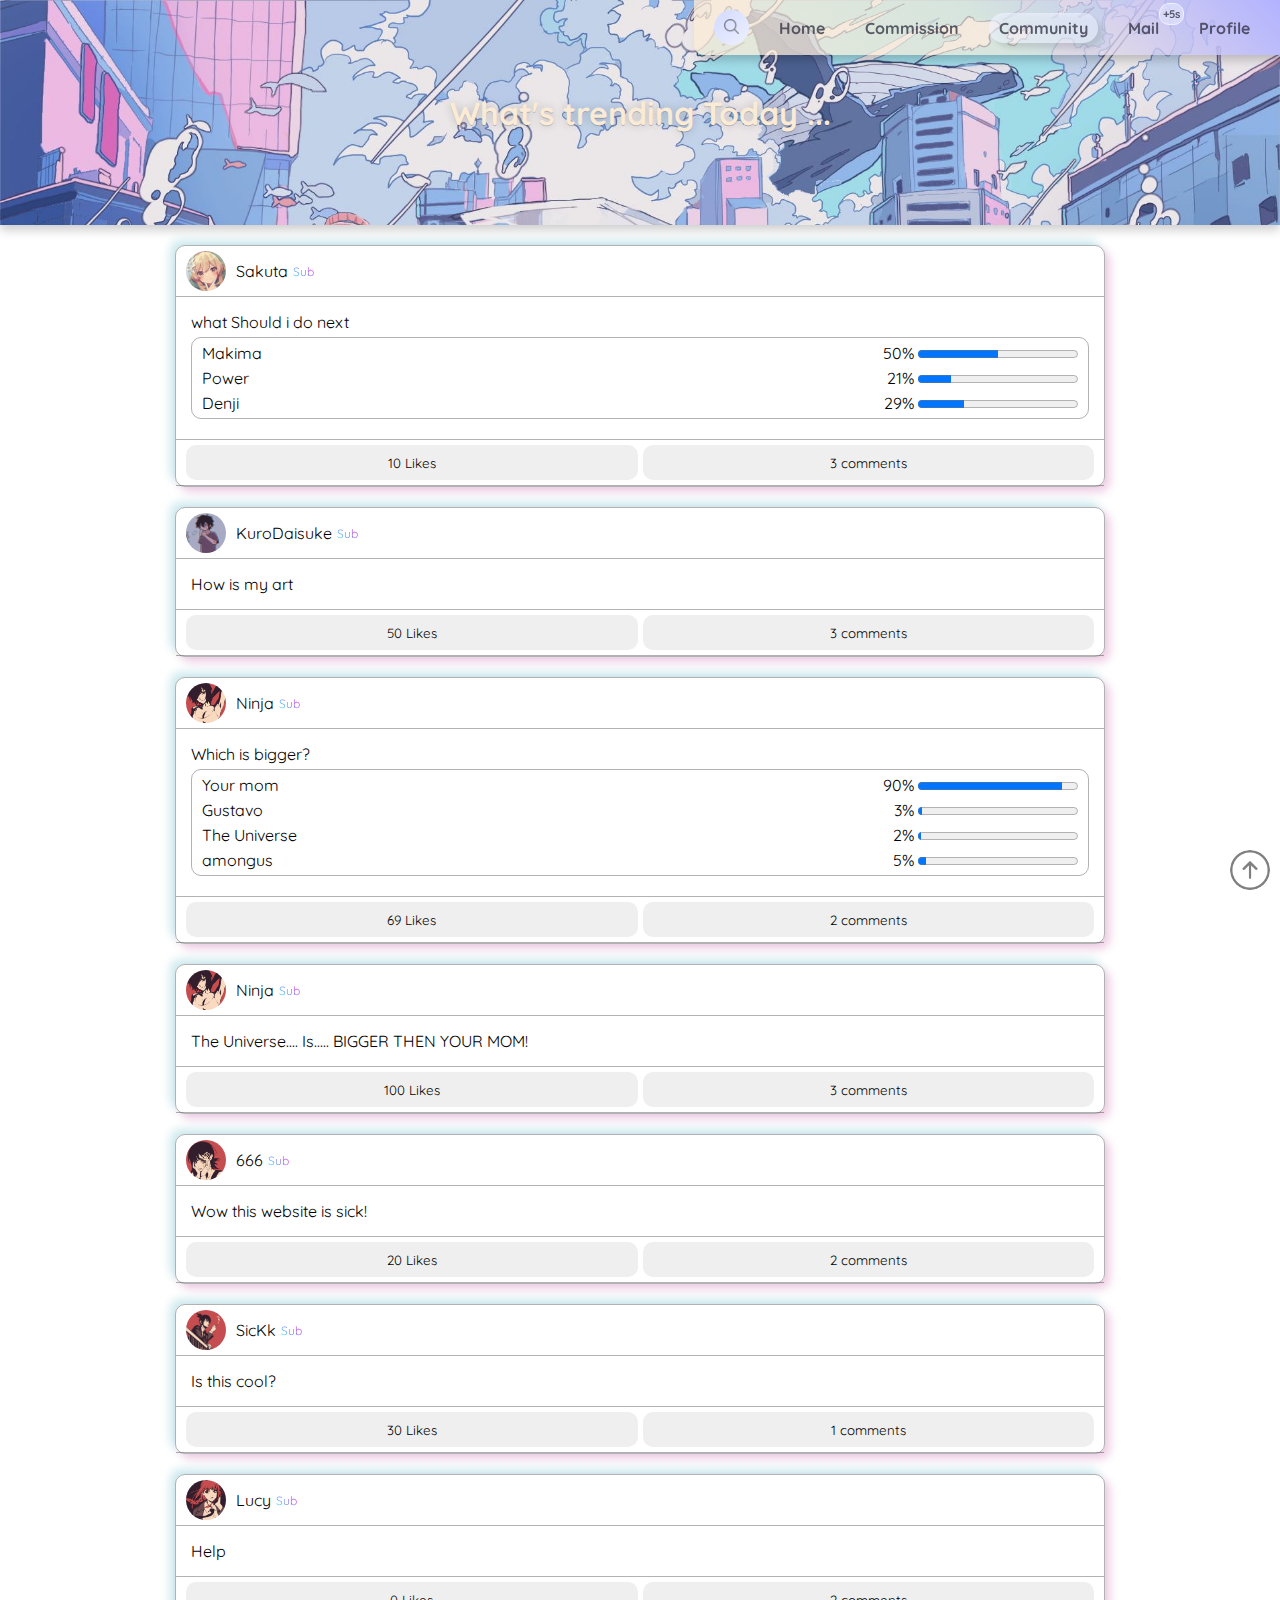
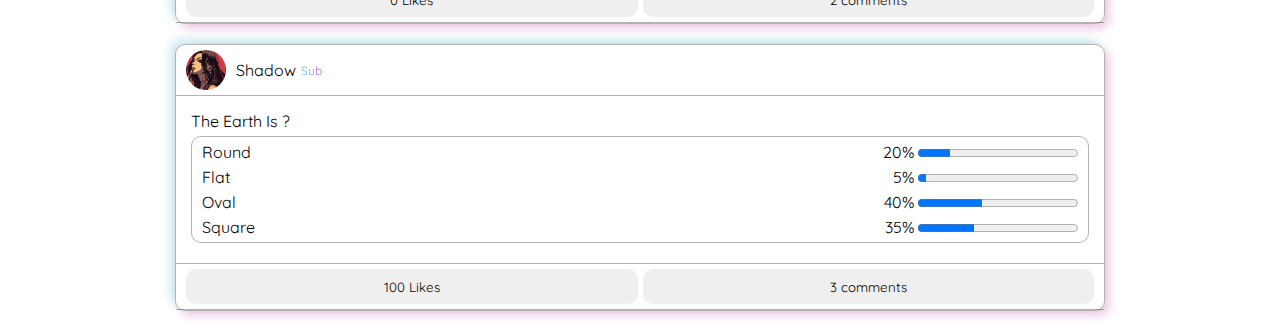
<file: community.html>
<!DOCTYPE html>
<html lang="en">
<head>
	<meta charset="UTF-8">
	<meta http-equiv="X-UA-Compatible" content="IE=edge">
	<meta name="viewport" content="width=device-width, initial-scale=1.0">
	<title>Community Page</title>
	<link rel="stylesheet" type="text/css" href="css/style.css">
	<link rel="stylesheet" type="text/css" href="css/comm.css">
</head>
<body>
	<nav>
		<div class="searchBox">
			<button type="submit">
				<img src="images/logos/search.png" alt="">
			</button>
			<input type="text" name="search" id="searchBox" placeholder="Search new ideas,artists">
		</div>
		<input type="checkbox" id="hamburger">
		<button class="hamburger" type="submit">
			<img src="images/logos/hamburger.png" alt="">
		</button>
		<div class="links">
			<a href="index.html">Home</a>
			<a href="store.html">Commission</a>
			<a href="community.html" class="active">Community</a>
			<a href="#mail" class="mail">
				Mail <span class="counter">+5s</span>
				<div class="mailBox">
					<div class="mails">
						<div class="profile">
							<img src="images/photos/photo1.jpg" alt="profile">
						</div>
						<p>This user liked your artwork. check more to see what others think</p>
					</div>
					<div class="mails">
						<div class="profile">
							<img src="images/photos/photo1.jpg" alt="profile">
						</div>
						<p>This user liked your artwork. check more to see what others think</p>
					</div>
					<div class="mails">
						<div class="profile">
							<img src="images/photos/photo1.jpg" alt="profile">
						</div>
						<p>This user liked your artwork. check more to see what others think</p>
					</div>
					<div class="mails">
						<div class="profile">
							<img src="images/photos/photo1.jpg" alt="profile">
						</div>
						<p>This user liked your artwork. check more to see what others think</p>
					</div>
				</div>
			</a>
			<a href="#profile" onclick="Open('loginSignup')">Profile</a>
		</div>
	</nav>
	<!-- login -->
	<div class="loginSignup">
		<span class="exitLS" onclick="Exit('loginSignup')"></span>
		<!-- login -->
		<div class="loginSignupBox login" id="login">
			<h2><span>Log</span> in</h2>
			<div class="loginSignupRow">
				<input type="text" class="textBox" name="username" id="username" placeholder="Username">
			</div>
			<div class="loginSignupRow">
				<input type="password" class="textBox password" name="password" id="password" placeholder="Password" >
				<button type="button" onclick="showPassword('password')"><img src="images/logos/view.png" alt=""></button>
			</div>
			<p class="errorMessage">something wrong please try again</p>
			<div class="loginSignupRow">
				<input type="submit" value="login">
			</div>
			<div class="loginSignupRow">
				<a href="#signup" onclick="switchSides('signup')">Don't have account? Sign up here</a>
			</div>
		</div>
		<!-- signup -->
		<div class="loginSignupBox signup" id="signup">
			<h2><span>Sign</span> up</h2>
			<div class="loginSignupRow">
				<input type="text" class="textBox" name="email" id="email" placeholder="Email">
			</div>
			<div class="loginSignupRow">
				<input type="password" class="textBox password" name="signUpPassword" id="signUpPassword" placeholder="Password" >
				<button type="button" onclick="showPassword('signUpPassword')"><img src="images/logos/view.png" alt=""></button>
			</div>
			<p class="errorMessage">something wrong please try again</p>
			<div class="loginSignupRow">
				<input type="submit" value="Signup">
			</div>
			<div class="loginSignupRow accounts">
				<span>
					<img src="images/logos/google.png" alt="">
				</span>
				<span>
					<img src="images/logos/pinterest.png" alt="">
				</span>
				<span>
					<img src="images/logos/twitter.png" alt="">
				</span>
			</div>
			<div class="loginSignupRow">
				<a href="#login" onclick="switchSides('login')">Have account? Log in here</a>
			</div>
		</div>
	</div>
	<a href="#commu-sec" class="toTop"></a>
	<section class="commu-sec" id="commu-sec">
		<h1>What's trending Today ...</h1> 
	</section>
	<section class="newsfeed">
		<!-- Automated task -->
	</section>
	
	<script src="js/datas/userdata.js"></script>
	<script src="js/main.js"></script>
	<script src="js/datas/postdata.js"></script>
	<script src="js/postGenerator.js"></script>
</body>
</html>
</file>
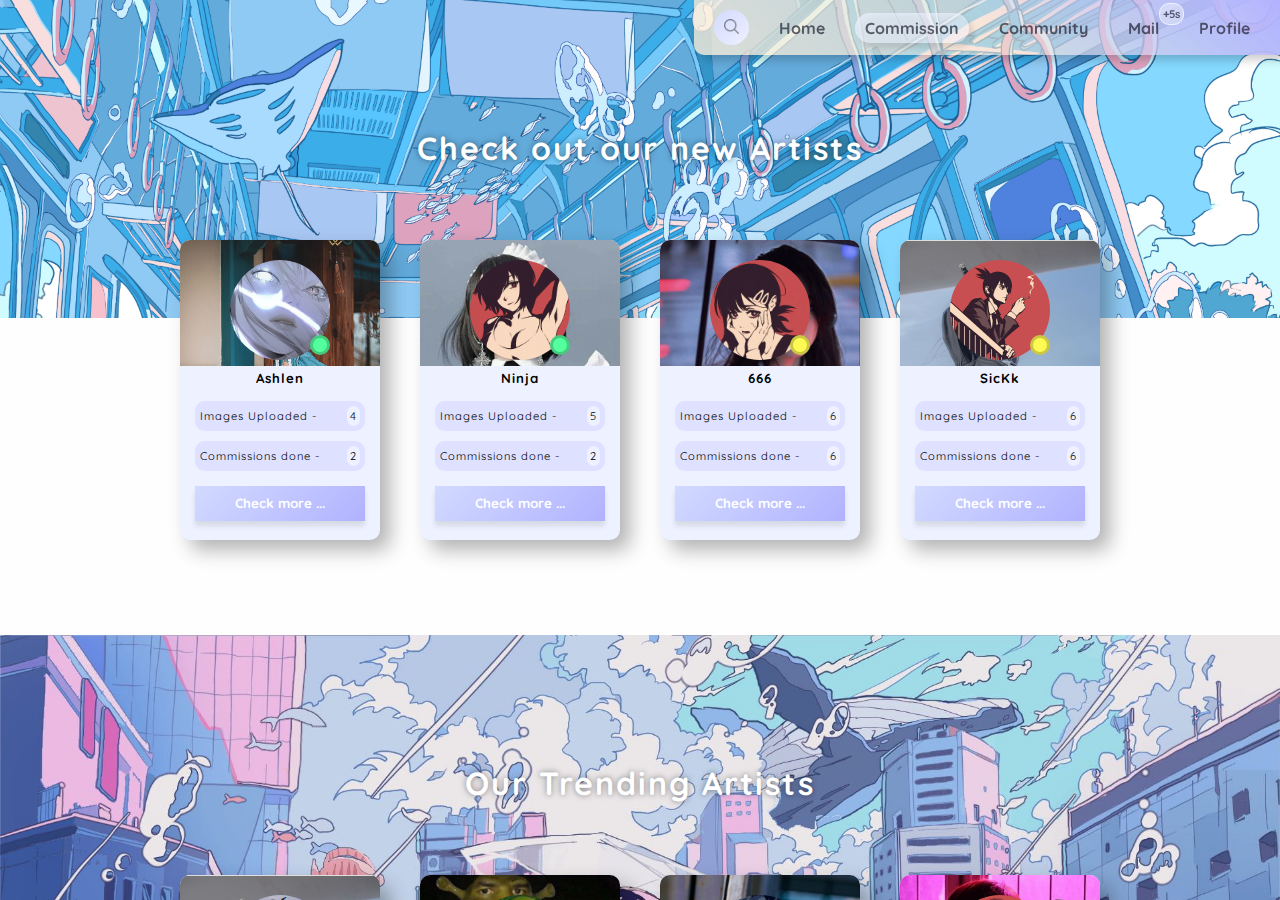
<file: store.html>
<!DOCTYPE html>
<html lang="en">
<head>
	<meta charset="UTF-8">
	<meta http-equiv="X-UA-Compatible" content="IE=edge">
	<meta name="viewport" content="width=device-width, initial-scale=1.0">
	<title>Commission</title>
	<link rel="stylesheet" href="css/style.css">
	<link rel="stylesheet" href="css/store.css">
</head>
<body>
	<nav>
		<div class="searchBox">
			<button type="submit">
				<img src="images/logos/search.png" alt="">
			</button>
			<input type="text" name="search" id="searchBox" placeholder="Search new ideas,artists">
		</div>
		<input type="checkbox" id="hamburger">
		<button class="hamburger" type="submit">
			<img src="images/logos/hamburger.png" alt="">
		</button>
		<div class="links">
			<a href="index.html">Home</a>
			<a href="store.html" class="active">Commission</a>
			<a href="community.html">Community</a>
			<a href="#mail" class="mail">
				Mail <span class="counter">+5s</span>
				<div class="mailBox">
					<div class="mails">
						<div class="profile">
							<img src="images/photos/photo1.jpg" alt="profile">
						</div>
						<p>This user liked your artwork. check more to see what others think</p>
					</div>
					<div class="mails">
						<div class="profile">
							<img src="images/photos/photo1.jpg" alt="profile">
						</div>
						<p>This user liked your artwork. check more to see what others think</p>
					</div>
					<div class="mails">
						<div class="profile">
							<img src="images/photos/photo1.jpg" alt="profile">
						</div>
						<p>This user liked your artwork. check more to see what others think</p>
					</div>
					<div class="mails">
						<div class="profile">
							<img src="images/photos/photo1.jpg" alt="profile">
						</div>
						<p>This user liked your artwork. check more to see what others think</p>
					</div>
				</div>
			</a>
			<a href="#profile" onclick="Open('loginSignup')">Profile</a>
		</div>
	</nav>
	<!-- login -->
	<div class="loginSignup">
		<span class="exitLS" onclick="Exit('loginSignup')"></span>
		<!-- login -->
		<div class="loginSignupBox login" id="login">
			<h2><span>Log</span> in</h2>
			<div class="loginSignupRow">
				<input type="text" class="textBox" name="username" id="username" placeholder="Username">
			</div>
			<div class="loginSignupRow">
				<input type="password" class="textBox password" name="password" id="password" placeholder="Password" >
				<button type="button" onclick="showPassword('password')"><img src="images/logos/view.png" alt=""></button>
			</div>
			<p class="errorMessage">something wrong please try again</p>
			<div class="loginSignupRow">
				<input type="submit" value="login">
			</div>
			<div class="loginSignupRow">
				<a href="#signup" onclick="switchSides('signup')">Don't have account? Sign up here</a>
			</div>
		</div>
		<!-- signup -->
		<div class="loginSignupBox signup" id="signup">
			<h2><span>Sign</span> up</h2>
			<div class="loginSignupRow">
				<input type="text" class="textBox" name="email" id="email" placeholder="Email">
			</div>
			<div class="loginSignupRow">
				<input type="password" class="textBox password" name="signUpPassword" id="signUpPassword" placeholder="Password" >
				<button type="button" onclick="showPassword('signUpPassword')"><img src="images/logos/view.png" alt=""></button>
			</div>
			<p class="errorMessage">something wrong please try again</p>
			<div class="loginSignupRow">
				<input type="submit" value="Signup">
			</div>
			<div class="loginSignupRow accounts">
				<span>
					<img src="images/logos/google.png" alt="">
				</span>
				<span>
					<img src="images/logos/pinterest.png" alt="">
				</span>
				<span>
					<img src="images/logos/twitter.png" alt="">
				</span>
			</div>
			<div class="loginSignupRow">
				<a href="#login" onclick="switchSides('login')">Have account? Log in here</a>
			</div>
		</div>
	</div>
	
	<div class="rowsContainer">
		<div class="row newArtistsRow">
			<h2>Check out our new Artists</h2>
			<div class="artistRow newArtists">
	
			</div>
			<span class="whiteSpace"></span>
		</div>
		<div class="row trendingArtistsRow">
			<h2>Our Trending Artists</h2>
			<div class="artistRow trendists">
	
			</div>
			<span class="whiteSpace"></span>
		</div>
		<div class="row leaderboards">
			<div class="viewOptionBox leaderboards_header">
				<button class="view-button topbutton" onclick="change('top')">Top Artists</button>
				<button class="view-button mostbutton" onclick="change('most')" >Most Commissioned</button>
				<button class="view-button leastbutton" onclick="change('least')">Least Commissioned</button>
			</div>
			<div class="dataTable top">
				<div class="dataTableRow dataHeader">
					<div class="dataTableColumn dataTableColumn1">
						No
					</div>
					<div class="dataTableColumn dataTableColumn2">
						Username
					</div>
					<div class="dataTableColumn dataTableColumn3">
						Rating
					</div>
					<div class="dataTableColumn dataTableColumn4">
						Points
					</div>
				</div>
			</div>
			<div class="dataTable most">
				<div class="dataTableRow dataHeader">
					<div class="dataTableColumn dataTableColumn1">
						No
					</div>
					<div class="dataTableColumn dataTableColumn2">
						Username
					</div>
					<div class="dataTableColumn dataTableColumn3">
						Rating
					</div>
					<div class="dataTableColumn dataTableColumn4">
						Commissions
					</div>
				</div>
			</div>
			<div class="dataTable least">
				<div class="dataTableRow dataHeader">
					<div class="dataTableColumn dataTableColumn1">
						No
					</div>
					<div class="dataTableColumn dataTableColumn2">
						Username
					</div>
					<div class="dataTableColumn dataTableColumn3">
						Rating
					</div>
					<div class="dataTableColumn dataTableColumn4">
						Commissions
					</div>
				</div>
			</div>
		</div>
	</div>

	<script src="js/datas/userdata.js"></script>
	<script src="js/userGenerator.js"></script>
	<script src="js/main.js"></script>
</body>
</html>
</file>
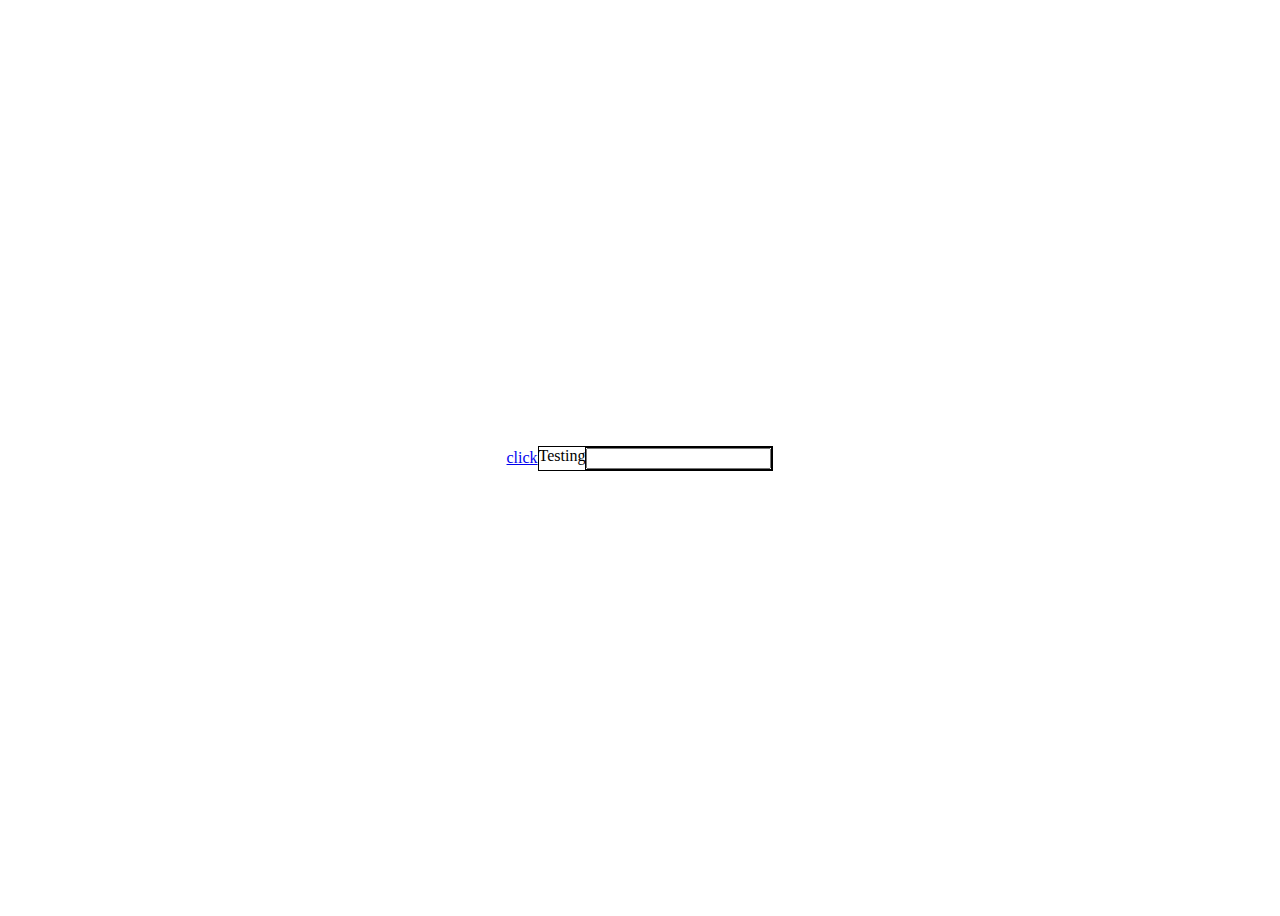
<file: test.html>
<!DOCTYPE html>
<html lang="en">
<head>
    <meta charset="UTF-8">
    <meta http-equiv="X-UA-Compatible" content="IE=edge">
    <meta name="viewport" content="width=device-width, initial-scale=1.0">
    <title>Testing area</title>
</head>
<body>
    <a href="community.html">click</a>
    <div class="addPost">
        Testing
        <div>
            <input type="text" name="" id="">
            <div class="hiddenContent">
                hello
            </div>
        </div> 
    </div>

    <style>
        body{
            display: flex;
            justify-content: center;
            align-items: center;
            min-height: 100vh;
        }
        div{
            position: relative;
            border: 1px solid black;
        }
        .addPost{
            display: flex;
            position: relative;
        }
        .addPost div{
            display: flex;
            justify-content: center;
            align-items: center;
            flex-direction: column;
        }
        .addPost div:hover .hiddenContent{
            position: relative;
            transform: rotateX(0deg);
        }
        .hiddenContent{
            position: absolute;
            width: 100%;
            height: 100px;
            background-color: aquamarine;
            transform-style: preserve-3d;
            transform: rotateX(90deg);
        }
    </style>
</body>
</html>
</file>
<file: css/style.css>
@import url('https://fonts.googleapis.com/css2?family=Quicksand&display=swap');

*{
	margin: 0;
	padding: 0;
	box-sizing: border-box;
	font-family: 'Quicksand', sans-serif;
	transition: 0.5s ease-in-out;
}

body{
	position: relative;
	min-height: 100vh;
}
:root{
	--main-color:#B1B2FF;
	--secondary-color:#AAC4FF;
	--soft-color:#D2DAFF;
	--white:#EEF1FF;
}

nav{
	position: fixed;
	z-index: 1000;
	display: flex;
	justify-content: center;
	align-items: center;
	right: 0;
	background: linear-gradient(45deg,rgba(250, 235, 215, 0.8),rgba(250, 235, 215, 0.6),var(--main-color));
	padding: 10px;
	border-bottom-left-radius: 10px;
	box-shadow: 5px 5px 10px rgba(0, 0, 0, 0.2);
}
nav img{
	width: 15px;
	opacity: 45%;
}
nav .searchBox{
	display: flex;
	justify-content: center;
	align-items: center;
	padding: 0 10px;
	float: left;
}
nav .searchBox input[type=text],button{
	height: 35px;
	border: 0;
	padding: 5px;
}
nav .searchBox button{
	z-index: 1001;
	width: 35px;
	background:linear-gradient(-45deg,var(--white),var(--soft-color));	
	border-radius: 50%;
	}
nav .searchBox input[type=text]{
	z-index: 1000;
	width: 0px;
	background-color: var(--white);
	transform: translateX(-20px);
	padding:0;
	border-radius: 0 30px 30px 0;
}
nav .searchBox:hover input[type=text]{
	width: 200px;
	padding: 0 25px;
	transform: translateX(-20px);
}
nav input[type=text]:focus{
	width: 200px;
	padding: 0 25px;
	transform: translateX(-20px);
}
nav .searchBox:hover button img{
	transform: rotate(-360deg);
}
nav .searchBox input[type=text]:focus{
	outline: 10px var(--main-color);
}

nav a{
	text-decoration: none;
	margin: 0 10px;
	color: rgba(32, 32, 49, 0.7);
	padding: 5px 10px;
	border-radius: 20px;
	font-weight: bolder;
}
nav .active{
	padding: 5px 10px;
	background:linear-gradient(-45deg,#eef1ff76,#eef1ff6a);	
	box-shadow: 5px 5px 5px rgba(0, 0, 0, 0.1),inset 5px 3px 5px #eef1ff76;
}
nav a:hover{
	padding: 5px 10px;
	background:linear-gradient(-45deg,#eef1ff76,#eef1ff6a);	
	box-shadow: 5px 5px 5px rgba(0, 0, 0, 0.1),inset 5px 3px 5px #eef1ff76;
}
.links{
	display: flex;
	justify-content: center;
}
.hamburger{
	display: none;
	z-index: 1003;
	width: 30px;
	height: 30px;
	justify-content: center;
	align-items: center;
	background-color: #ffffff95;
	border-radius: 5px;
}
.hamburger img{
	width: 25px;
}
#hamburger{
	display: none;
	z-index: 1005;
	width: 30px;
	height: 30px;
	opacity: 0;
}
.mail{
	position: relative;
}
.mailBox{
	position: absolute;
	display: flex;
	justify-content: center;
	align-items: center;
	flex-direction: column;
	top: 120%;
	right: -200%;
	width: 250px;
	min-height: 100px;
	background-color: #809ee495;
	border-radius: 10px;
	padding: 15px 0;
	filter: drop-shadow(0 0 10px rgba(0,0,0,0.5));
	transform: scaleY(0) rotatez(-90deg);
	transform-origin: top;
}
.mails{
	width: 90%;
	min-height: 50px;
	border: 2px solid rgba(255, 255, 255, 0.9);
	border-radius: 10px;
	margin: 10px 0;
	background-color: #D2DAFF;
	display: flex;
	justify-content: center;
	align-items: center;
}
.mails:hover{
	transform: scale(1.05);
}
.counter{
	position: absolute;
	background-color: #EEF1FF80;
	padding: 3px;
	font-size: 0.7em;
	border-radius: 10px;
	top: -10px;
	left: 80%;
	border: 1px solid #EEF1FF;
}
.mails .profile{
	width: 40px;
	height: 40px;
	border-radius: 50%;
	border: 1px solid white;
	overflow: hidden;
	margin: 3px;
}
.profile img{
	width: 35px;
}
.mails p{
	width: 80%;
	padding: 0 3px;
	font-size: 0.7em;
}
.mail:focus .mailBox{
	transform: scaleY(1) rotatez(0deg);
}


/* loginSignup */
.loginSignup,.loginSignupBox,.loginSignupRow,.exitLS{
	position: relative;
	display: flex;
	justify-content: center;
	align-items: center;
	opacity: 100%;
}
.loginSignup{
	display: none;
	position: fixed;
	background: rgba(128, 128, 128, 0.5);
	width: 100vw;
	height: 100vh;
	z-index: 2000;
}

.loginSignup .exitLS{
	position: absolute;
	width: 100vw;
	height: 100vh;
	background: rgba(0, 0, 0, 0.2);
}
.loginSignupBox{
	flex-direction: column;
	position: absolute;
	width: 400px;
	height: 400px;
	background: white;
	background-image: url("/images/logos/banners/hero_banner2.png");
	background-position: top;
	background-repeat: no-repeat;
	background-size: contain;
	border-radius: 20px;
	overflow: hidden;
	/* animation: enter 0.2s; */
	/* animation-timing-function: ease-in-out;  */
}
/* @keyframes enter {
	0%{
		top: 0%;
		right: 0%;
		transform: rotate(30deg);
	}
	50%{
		top: 10%;
		right: 20%;
		transform: rotate(20deg);
	}
	100%{
		top: 20%;
		right: 30%;
		transform: rotate(10deg);
	}
} */
.loginSignupBox h2{
	font-size: xx-large;
	font-weight: bolder;
	color: rgba(255, 255, 255);
	letter-spacing: 2px;
	margin-bottom: 50px;
	background: rgba(52, 28, 123, 0.3);
	padding: 10px 20px;
	border-radius: 10px;
}
.loginSignupBox .loginSignupRow{
	width: 200px;
	margin: 5px;
	padding:0;
}

.loginSignup .loginSignupBox .loginSignupRow .textBox{
	outline: none;
	width: 200px;
	height: 30px;
	border-radius: 10px;
	border: 1px solid rgba(0, 0, 0, 0.3);
	padding: 0 5px 0 5px;
}
.loginSignup .loginSignupBox .loginSignupRow .password{
	border-radius: 10px 0 0 10px;
	border-right: 0;
	letter-spacing: 1px;
}
.loginSignup .loginSignupBox .loginSignupRow button{
	width: 30px;
	height: 30px;
	border-radius: 0 10px 10px 0;
	border: 1px solid rgba(0, 0, 0, 0.3);
	display: flex;
	justify-content: center;
	align-items: center;
}
.loginSignup .loginSignupBox .loginSignupRow button img{
	width: 17px;
	height: 17px;
	opacity: 50%;
	animation: watching 10s linear infinite;
}
@keyframes watching {
	0%,3%,100%{
		height: 17px;
	}
	1%{
		height: 1px;
	}
}
.loginSignup .loginSignupBox .loginSignupRow input[type=submit]{
	width: 100px;
	height: 30px;
	border: 1px solid rgba(0,0,0,0.2);
	border-radius: 10px;
	font-size: 0.8em;
	letter-spacing: 2px;
	box-shadow: 0 3px 5px rgba(0, 0, 0, 0.2);
	color: grey;
	cursor: pointer;
}
.loginSignupBox .errorMessage{
	display: none;
	color: crimson;
	font-size: 0.75em;
}
.loginSignupRow a{
	margin-top: 20px;
	color: rebeccapurple;
	font-size: 0.8em;
	text-decoration: none;
}
.loginSignupRow a:hover{
	color: rgb(46, 22, 70);
	text-shadow: 0 3px 3px rgba(46, 22, 70,0.5);
}
.accounts img{
	width: 30px;
	height: 30px;
	opacity: 50%;
	padding: 5px;
	background: grey;
	margin: 10px;
	border-radius: 50%;
}

.hero{
	position: relative;
	top: 0;
	width: 100vw;
	height: 40vw;
	background-position: center;
	background-size: cover;
	overflow: hidden;
	display: flex;
	justify-content: center;
	align-items: center;
	color: #EEF1FF;
}
.hero img{
	position: absolute;
	bottom: -20%;
	width: 100vw;
	z-index: -1;
}
.hero h1{
	display: flex;
	width: 80%;
	background: rgba(66, 9, 58, 0.3);
	padding: 20px;
	font-size: 4vw;
	font-weight: bolder;
	text-align: center;
	justify-content: center;
	user-select: none;
}
.hero button{
	position: absolute;
	bottom: 10%;
}

.airplane{
	position: absolute;
	width: 10%;
	transform: translate(0%, 500%);
	transition: 0s;
}

/* gallery */
.gallery{
	width: 100vw;
	padding: 40px;
}
.row {
	display: flex;
	flex-wrap: wrap;
	padding: 0 4px;
  }
  
  /* Create four equal columns that sits next to each other */
  .column {
	flex: 25%;
	max-width: 25%;
	padding: 0 4px;
  }
  
  .column img {
	vertical-align: middle;
	width: 100%;
	pointer-events: none;
  }
  
  /* Responsive layout - makes a two column-layout instead of four columns */
  @media screen and (max-width: 1000px) {
	.column {
	  flex: 50%;
	  max-width: 50%;
	}
	
  }
  
  /* Responsive layout - makes the two columns stack on top of each other instead of next to each other */
  @media screen and (max-width: 700px) {
	.column {
	  flex: 100%;
	  max-width: 100%;
	}
  }

.imageBox{
	position: relative;
	margin: 10px 10px 20px 10px;
	position: relative;
	border-radius: 20px;
	overflow: hidden;
	animation: popUp 2s;
}
@keyframes popUp {
	0%{
		margin-bottom: 30px;
		opacity: 0%;
	}
	100%{
		margin-bottom: 10px;
		opacity: 100%;
	}
}
.imageBox h3{
	white-space: nowrap;
  	overflow: hidden;
  	text-overflow: ellipsis;
}
.imageBox p{
	font-size: 0.75em;
	width: 100%;
	padding-bottom: 10px;
}
.imageBox h3{
	width: 80%;
	font-size: 1.2em;
	margin-bottom: 10px;
}
.imageBox img{
	border-radius: 20px;
}
.imageDetails{
	width: 100%;
	position: absolute;
	background-color: rgba(34, 34, 38, 0.4);
	padding: 7.5px 10px;
	color: antiquewhite;
	bottom: -100%;
	opacity: 0;
}
.reactions{
	position: relative;
	display: flex;
	justify-content: center;
}
.reactions span {
	padding: 1px 6px;
	border: 1px solid rgba(0, 0, 0, 0.5);
	border-radius: 10px;
}
.reactions .like{
	width: 50%;
	background: #EEF1FF70;
	font-size: 0.8em;
	font-weight: bold;
	letter-spacing: 1px;
	color: rgba(0, 0, 0, 0.6)
}
.reactions .like:hover,.like:focus{
	background: linear-gradient(-45deg,#AAC4FF,#809ee4) ;
	color: rgba(0, 0, 0, 0.7);
}
.reactions .upvote{
	border-radius: 20px 0 0 20px;
}
.reactions .downvote{
	border-radius: 0 20px 20px 0;
}
.imageBox:hover .imageDetails{
	bottom: 0;
	opacity: 100%;
}
.imageBox:hover{
	transform: scale(1.05);
	z-index: 69;
	box-shadow: 15px 15px 20px rgba(0, 0, 0, 0.201),-15px -15px 20px rgba(0, 0, 0, 0.201);
}
.uploader{
	position: absolute;
	top: 10px;
	right: 10px;
	width: 50px;
	height: 50px;
	display: flex;
	justify-content: center;
	align-items: center;
	overflow: hidden;
	border-radius: 50%;
	background: #809ee4;
	border: 2px solid var(--white);
	box-shadow: 3px 2px 3px rgba(0, 0, 0, 0.2);
	opacity: 50%;
}
.uploader img{
	width: 100%;
}

.imageBox:hover .uploader{
	opacity: 100%;
}

.viewOptionBox{
	display: flex;
	justify-content: center;
	align-items: center;
	padding: 10px;
	margin: 20px 0 -10px 0;
}
.viewOptionBox button{
	display: flex;
	justify-content: center;
	align-items: center;
	background: white;
	padding: 10px;
	margin: 0 10px;
	min-width: 150px;
	border-radius: 20px;
	font-size: 1.0em;
	font-weight: bold;
	color: #1d1d1dab;
	border: 1px solid var(--main-color);
	filter: drop-shadow(0 3px 10px rgba(32, 49, 120, 0.233));
}
.viewOptionBox button:hover{
	background: linear-gradient(-45deg,#AAC4FF,#809ee4) ;
	font-weight: bold;
	text-shadow: 0 0 5px #809ee4;
	color: #EEF1FF;
	border: 1px solid var(--main-color);
}
.viewOptionBox .active{
	background: linear-gradient(-45deg,#AAC4FF,#809ee4) ;
	font-weight: bold;
	text-shadow: 0 0 5px #809ee4;
	color: #EEF1FF;
	border: 1px solid var(--main-color);
}
.load{
	background-color: #809ee4;
}

@media only screen and (max-width: 750px) {
	nav{
		display: flex;
		justify-content: flex-end;
		width: 100%;
		border-radius: 0;
		padding: 20px 0;
	}
	.searchBox{
		position: absolute;
		left: 10px;
	}
	nav .searchBox input{
		width: 200px;
		padding: 0 25px;
		transform: translateX(-20px);
	}
}
@media only screen and (max-width: 700px) {
	nav{
		padding: 10px;
		justify-content: flex-end;
	}
	.searchBox{
		position: absolute;
		top: 7.5px;
		left: 10px;
	}
	.links{
		position: absolute;
		background-color: #aec8ffb7;
		padding: 10px 10px;
		width: 100%;
		flex-direction: column;
		align-items: center;
		transform-origin: top ;
		transform: translateX(10px) translateY(0px) scaleY(0);
	}
	.links a{
		margin: 10px;
		width: 100%;
		text-align: center;
	}
	.hamburger{
		display: flex;
	}
	#hamburger{
		display: flex;
		position: absolute;
	}
	#hamburger:checked ~ .links{
		transform: translateX(10px) translateY(160px) scaleY(1);
	}
	.imageBox{
		transform: scale(0.9);
	}
	.hero{
		top: 50px;
		height: 50vh;
	}
	.hero img{
		width: 200vw;
		top: 0;
	}
	.viewOptionBox{
		display: flex;
		justify-content: center;
		padding: 10px;
		margin: 70px 0 -40px 0;
	}
	.viewOptionBox button{
		margin: 0 5px;
	}
}
</file>
<file: css/comm.css>
*{
    transition: 0.5s ease-in-out;
}

.toTop{
    position: fixed;
    bottom: 10px;
    right: 10px;
    width: 40px;
    height: 40px;
    border-radius: 50%;
    z-index: 1000;
    background-image: url("/images/logos/up-arrow.png");
	background-position: top;
	background-repeat: no-repeat;
	background-size: cover;
    opacity: 50%;
}

.commu-sec{
    background: turquoise;
    width: 100%;
    height: 25vh;
    padding: 50px;
    background-image: url("/images/logos/banners/hero_banner3.jpg");
	background-position: top;
	background-repeat: no-repeat;
	background-size: cover;
    box-shadow: 0 5px 10px rgba(0,0,0,0.2);
}
.commu-sec h1{
    color: antiquewhite;
    text-shadow: 0 0 10px rgba(0,0,0,0.2),0 1px rgba(0,0,0,0.2);
}

.commu-sec,.newsfeed,.head,.foot,.comments,.userComment{
    display: flex;
    justify-content: center;
    align-items: center;
}

.newsfeed{
    width: 100%;
    position: relative;
    padding: 20px;
    flex-direction: column;
    gap: 20px;
}

.post{
    position: relative;
    width: 75%;
    min-height: 100px;
    border-radius: 10px;
    border: 1px solid rgba(0,0,0,0.3);
    box-shadow: 5px 5px 10px rgba(168, 0, 120, 0.2),
    -5px -5px 10px rgba(0, 146, 168, 0.2);
}

.post .head{
    padding: 5px 10px;
    justify-content: flex-start;
    border-bottom: 1px solid rgba(0,0,0,0.3);
}
.follow{
    margin-left: 5px;
    font-size: 0.75em;
    background: -webkit-linear-gradient(45deg,rgb(22, 239, 255), rgb(255, 13, 223));
    -webkit-background-clip: text;
    -webkit-text-fill-color: transparent;
    cursor: pointer;
}
.follow:hover{
    font-size: 0.8em;
    background: -webkit-linear-gradient(45deg,rgb(0, 197, 211), rgb(202, 0, 175));
    -webkit-background-clip: text;
    -webkit-text-fill-color: transparent;
}
.body{
    padding: 15px;
}
.poll{
    display: flex;
    flex-direction: column;
    min-width: 200px;
    border: 1px solid rgba(0,0,0,0.3);
    padding: 5px 10px;
    border-radius: 10px;
    margin: 5px 0;
    gap: 5px;
}
.poll div{
    display: flex;
    justify-content: space-between;
}
.poll progress{
    min-width: 100px;
}
.poll progress::-webkit-progress-bar {
    background-color: #eeeeee;
}

.poll progress::-webkit-progress-value {
    background-color: #039603 !important;
}

.lable{
    width: 100px;
}
.post .foot{
    width: 100%;
    bottom: 0;
    padding: 5px 10px;
    justify-content: space-between;
    gap: 5px;
    font-size: 1em;
    border-top: 1px solid rgba(0,0,0,0.3);
    border-bottom: 1px solid rgba(0,0,0,0.3);
}

.foot button{
    border-radius: 10px;
    width: 50%;
}
.foot button:hover,.foot button:focus{
    background: linear-gradient(45deg,#54fcff90,#fb88f190);
}

.post .head img{
    width: 40px;
    border-radius: 50%;
    margin-right: 10px;
}
.comments{
    flex-direction: column;
}
.userComment{
    position: relative;
    flex-direction: column;
    width: 100%;
    padding: 10px 0;
}
.userComment input{
    width: 90%;
    min-height: 75px;
    border-radius: 10px;
    border: 1px solid rgba(0,0,0,0.3);
    padding: 0 10px;
}
.commentButton{
    position: absolute;
    right: 8%;
    width: 30px;
    height: 30px;
    border-radius: 10px;
    background: linear-gradient(45deg,#54fcff80,#fb88f180);
    color: aliceblue;
    text-align: center;
    font-weight: bolder;
}
.comment{
    position: relative;
    width: 90%;
    min-height: 50px;
    display: flex;
    align-items: center;
    justify-content: flex-start;
    padding: 5px;
    border: 1px solid rgba(0,0,0,0.3);
    border-radius: 10px;
    margin-bottom: 10px;
    overflow: hidden;
}
.clicked{
    color: black;
    background: linear-gradient(45deg,#54fcff90,#fb88f190);
}
.comment img{
    width: 30px;
    margin-right: 5px;
    border-radius: 50%;
}
.comment:hover .commentReaction{
    opacity: 100%;
}
.commentReaction{
    opacity: 0%;
    position: absolute;
    display: flex;
    justify-content: space-between;
    align-items: center;
    background-color: rgb(126, 180, 224);
    min-width: 100%;
    height: 50px;
    left: 0;
    bottom: 0;
    border-radius: 5px;
}
.commentReaction button{
    margin: 10px;
    width: 75px;
    border-radius: 10px;
}

@media only screen and (max-width: 700px) {
    .commu-sec{
        height: 30vh;
    }
    .post{
        width: 90%;
    }
}
</file>
<file: css/store.css>
:root{
	--main-color:#B1B2FF;
	--secondary-color:#AAC4FF;
	--soft-color:#D2DAFF;
	--white:#EEF1FF;
}
*{
    transition: 0.5s ease-in-out;
}

/* center Here */
.rowsContainer{
    height: 100vh;
    overflow: auto;
    scroll-snap-type: y proximity;
}
.row,.artistCard,.artistCardRow,.leaderboards{
    display: flex;
    justify-content: center;
    align-items: center;
}
.row{
    min-height: 635px;
    padding: 50px 10px 20px 10px;
    width: 100%;
    scroll-snap-align: center;
}
.newArtistsRow,.trendingArtistsRow{
    position: relative;
    flex-direction: column;
    letter-spacing: 2px;
    background: linear-gradient(#888afb,#D2DAFF);
}
.newArtistsRow{
    background-image: url("/images/logos/banners/hero_banner2.png");
	background-position: top;
	background-repeat: no-repeat;
	background-size: cover;
}
.trendingArtistsRow{
    background-image: url("/images/logos/banners/hero_banner3.jpg");
	background-position: top;
	background-repeat: no-repeat;
	background-size: cover;
}
.row h2{
    font-size: 2em;
    padding: 1em;
    color: rgba(255, 255, 255, 1);
    margin-bottom: 40px;
    text-shadow: 0 0 5px rgba(0, 0, 0, 0.3),0 0 10px rgba(0, 0, 0, 0.2);
}
.row .whiteSpace{
    position: absolute;
    width: 100%;
    height: 50%;
    background: #fefefe;
    bottom: 0;
}
.artistRow{
    display: flex;
    justify-content: center;
    flex-wrap: wrap;
    gap: 40px;
    width: 100%;
    padding-bottom: 30px;
}

.artistCard{
    position: relative;
    width: 200px;
    min-height: 300px;
    background-color: #EEF1FF;
    justify-content: flex-start;
    flex-direction: column;
    border-radius: 10px;
    box-shadow: 10px 10px 20px rgba(0, 0, 0, 0.3);
    overflow: hidden;
    z-index: 5;
}
.artistCard:hover{
    transform: scale(1.2);
}
.artistCard .profileBox{
    z-index: 2;
    margin-top: 20px;
    border-radius: 50%;
    width: 100px;
    height: 100px;
    overflow: hidden;
    text-align: center;
}
.artistCard .profileBox img{
    width: 100%;
    object-fit: cover;
}
.artistCard .profileBox .active{
    position: absolute;
    width: 20px;
    height: 20px;
    background: #54ff9e;
    border: 3px solid  rgba(0, 0, 0, 0.2);
    border-radius: 50%;
    top: 95px;
    right: 25%;
}

.artistCard .profileBox .idle{
    position: absolute;
    width: 20px;
    height: 20px;
    background: #fff954;
    border: 3px solid  rgba(0, 0, 0, 0.2);
    border-radius: 50%;
    top: 95px;
    right: 25%;
}

.artistCard .profileBox .sleeping{
    position: absolute;
    width: 20px;
    height: 20px;
    background: #ff5454;
    border: 3px solid  rgba(0, 0, 0, 0.2);
    border-radius: 50%;
    top: 95px;
    right: 25%;
}
.artistCard h5{
    margin: 10px 0;
    letter-spacing: 1px;
}
.artistCardRow{
    margin: 5px 0;
    width: 85%;
    font-size: 0.7em;
    justify-content: space-between;
    letter-spacing: 1px;
    background: #B1B2FF40;
    padding: 5px;
    border-radius: 10px;
}
.artistCardRow span{
    background-color: #EEF1FF;
    padding: 3px;
    border-radius: 10px;
}
.artistCard button{
    margin-top: 10px;
    width: 85%;
    background: linear-gradient(-45deg,#B1B2FF,#D2DAFF) ;
    font-weight: bold;
    color: #ffffff;
    box-shadow: 0 5px 5px rgba(0, 0, 0, 0.1);
}
.artistCard button:hover{
    background: linear-gradient(-90deg,#888afb,#abbafe) ;
    border-radius: 10px;
}
.coverBox{
    position: absolute;
    width: 100%;
    height: 42%;
    overflow: hidden;
    z-index: 1;
}
.coverBox img{
    width: 100%;
    object-fit: cover;
}

.leaderboards{
    gap: 40px;
    width: 100%;
    flex-direction: column;
    margin-bottom: 30px;
    height: 635px;
}
.dataTable{
    border: 1px solid rgba(0, 0, 0, 0.1);
    width:65%;
}
.dataTableRow{
    display: flex;
    justify-content: center;
}
.dataTableRow:hover{
    background-color: #AAC4FF90;
    transform: scale(1.1);
    cursor: zoom-in;
}
.dataTableColumn{
    padding: 5px 10px;
    border: 0.5px solid #EEF1FF;
    text-align: center;
}
.dataHeader{
    background: linear-gradient(-45deg,#888afb,#abbafe) ;
    border-radius: 10px;
    color: #ffffff;
}
.dataTableColumn1,.dataTableColumn3{
    width: 17.5%;
}
.dataTableColumn2{
    width: 40%;
}
.dataTableColumn4{
    width: 25%;
}
</file>
